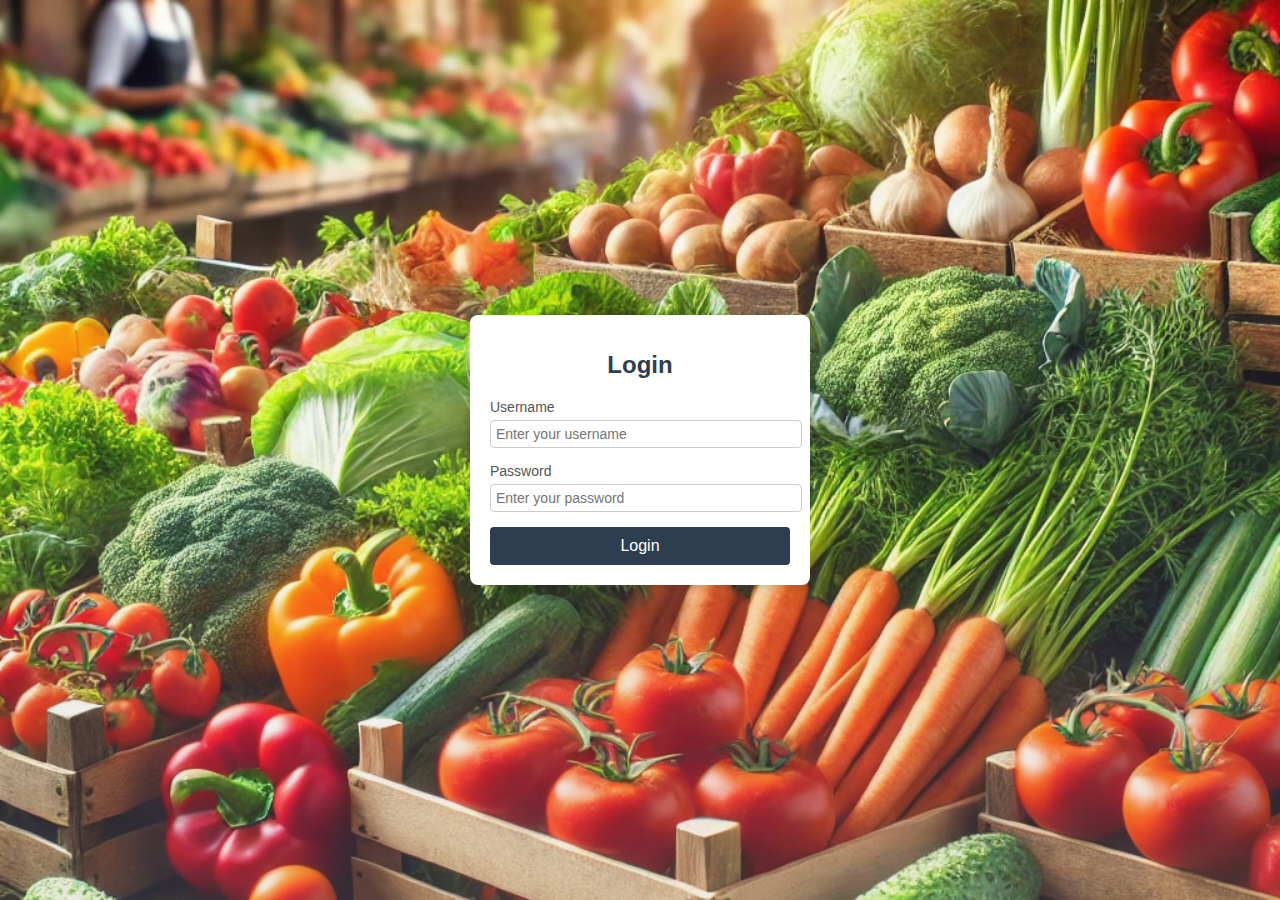
<file: index.html>
<!DOCTYPE html>
<html lang="en">
<head>
    <meta charset="UTF-8">
    <meta name="viewport" content="width=device-width, initial-scale=1.0">
    <title>Login Page</title>
    <link rel="stylesheet" href="style.css">
</head>
<body>
    <!-- Login Container -->
    <div class="login-container">
        <h1>Login</h1>  
        <form id="loginForm">
            <!-- Username Input -->
            <div class="form-group">
                <label for="username">Username</label>
                <input type="text" id="username" name="username" placeholder="Enter your username" required>
            </div>

            <!-- Password Input -->
            <div class="form-group">
                <label for="password">Password</label>
                <input type="password" id="password" name="password" placeholder="Enter your password" required>
            </div>

            <!-- Login Button -->
            <button type="submit" class="login-button">Login</button>

            <!-- Error Message -->
            <p id="errorMessage" class="error-message" style="display: none;">Invalid username or password!</p>
        </form>
    </div>

    <!-- JavaScript -->
    <script>
        const loginForm = document.getElementById('loginForm');
        const errorMessage = document.getElementById('errorMessage');

        loginForm.addEventListener('submit', function(event) {
            event.preventDefault();
            
            // Placeholder login credentials
            const username = document.getElementById('username').value;
            const password = document.getElementById('password').value;

            if (username === "user" && password === "pass123") {
                window.location.href = './home.html';
            } else {
                errorMessage.style.display = 'block';
                errorMessage.textContent = "Invalid username or password!";
            }
        });
    </script>
</body>
</html>
</file>
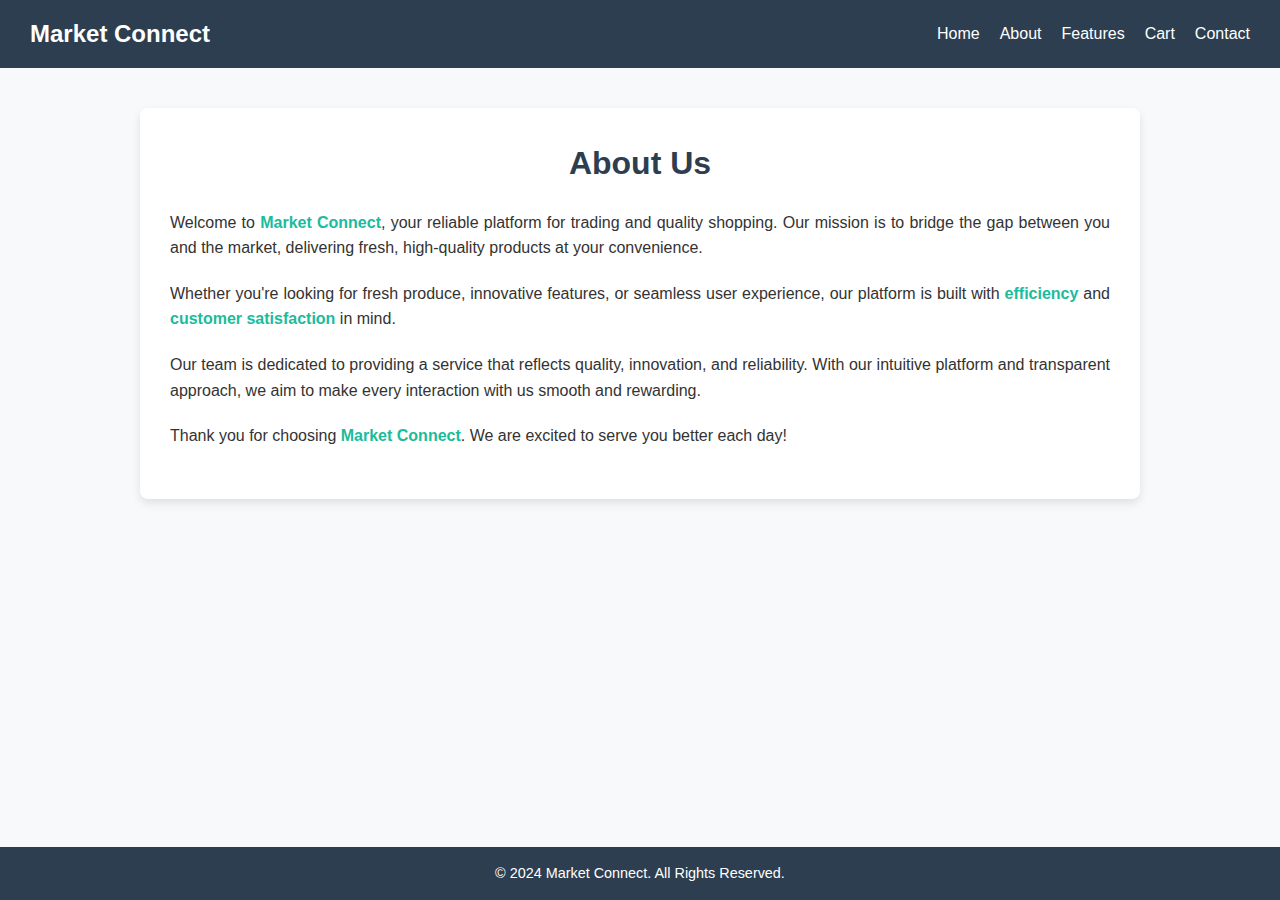
<file: about.html>
<!DOCTYPE html>
<html lang="en">
<head>
    <meta charset="UTF-8">
    <meta name="viewport" content="width=device-width, initial-scale=1.0">
    <title>About Us</title>
    <style>
        /* General Reset */
        * {
            margin: 0;
            padding: 0;
            box-sizing: border-box;
        }

        body {
            font-family: Arial, sans-serif;
            line-height: 1.6;
            background-color: #f8f9fa;
            color: #333;
        }

        /* Header */
        .header {
            display: flex;
            justify-content: space-between;
            align-items: center;
            background-color: #2c3e50;
            padding: 15px 30px;
            color: #fff;
        }

        .logo {
            font-size: 1.5rem;
            font-weight: bold;
        }

        .nav-links {
            list-style: none;
            display: flex;
            gap: 20px;
        }

        .nav-links a {
            text-decoration: none;
            color: #fff;
            font-size: 1rem;
            transition: color 0.3s;
        }

        .nav-links a:hover {
            color: #1abc9c;
        }

        /* About Section */
        .about-container {
            max-width: 1000px;
            margin: 40px auto;
            padding: 30px;
            background-color: #fff;
            border-radius: 8px;
            box-shadow: 0 4px 10px rgba(0, 0, 0, 0.1);
        }

        .about-title {
            text-align: center;
            font-size: 2rem;
            margin-bottom: 20px;
            color: #2c3e50;
            font-weight: bold;
        }

        .about-content {
            font-size: 1rem;
            text-align: justify;
            margin-bottom: 20px;
        }

        .about-highlight {
            font-weight: bold;
            color: #1abc9c;
        }

        /* Footer */
        .footer {
            text-align: center;
            padding: 15px 10px;
            background-color: #2c3e50;
            color: #fff;
            font-size: 0.9rem;
            margin-top: 20px;
            position: absolute;
            bottom: 0;
            width: 100%;
        }
    </style>
</head>
<body>

    <!-- Header -->
    <header class="header">
        <div class="logo">Market Connect</div>
        <nav>
            <ul class="nav-links">
                <li><a href="./home.html">Home</a></li>
                <li><a href="./about.html">About</a></li>
                <li><a href="./feature.html">Features</a></li>
                <li><a href="./cart.html">Cart</a></li>
                <li><a href="./contact.html">Contact</a></li>
            </ul>
        </nav>
    </header>

    <!-- About Section -->
    <div class="about-container">
        <h1 class="about-title">About Us</h1>
        <p class="about-content">
            Welcome to <span class="about-highlight">Market Connect</span>, your reliable platform for trading and quality shopping. Our mission is to bridge the gap between you and the market, delivering fresh, high-quality products at your convenience. 
        </p>
        <p class="about-content">
            Whether you're looking for fresh produce, innovative features, or seamless user experience, our platform is built with <span class="about-highlight">efficiency</span> and <span class="about-highlight">customer satisfaction</span> in mind. 
        </p>
        <p class="about-content">
            Our team is dedicated to providing a service that reflects quality, innovation, and reliability. With our intuitive platform and transparent approach, we aim to make every interaction with us smooth and rewarding.
        </p>
        <p class="about-content">
            Thank you for choosing <span class="about-highlight">Market Connect</span>. We are excited to serve you better each day!
        </p>
    </div>

    <!-- Footer -->
    <footer class="footer">
        &copy; 2024 Market Connect. All Rights Reserved.
    </footer>
</body>
</html>
</file>
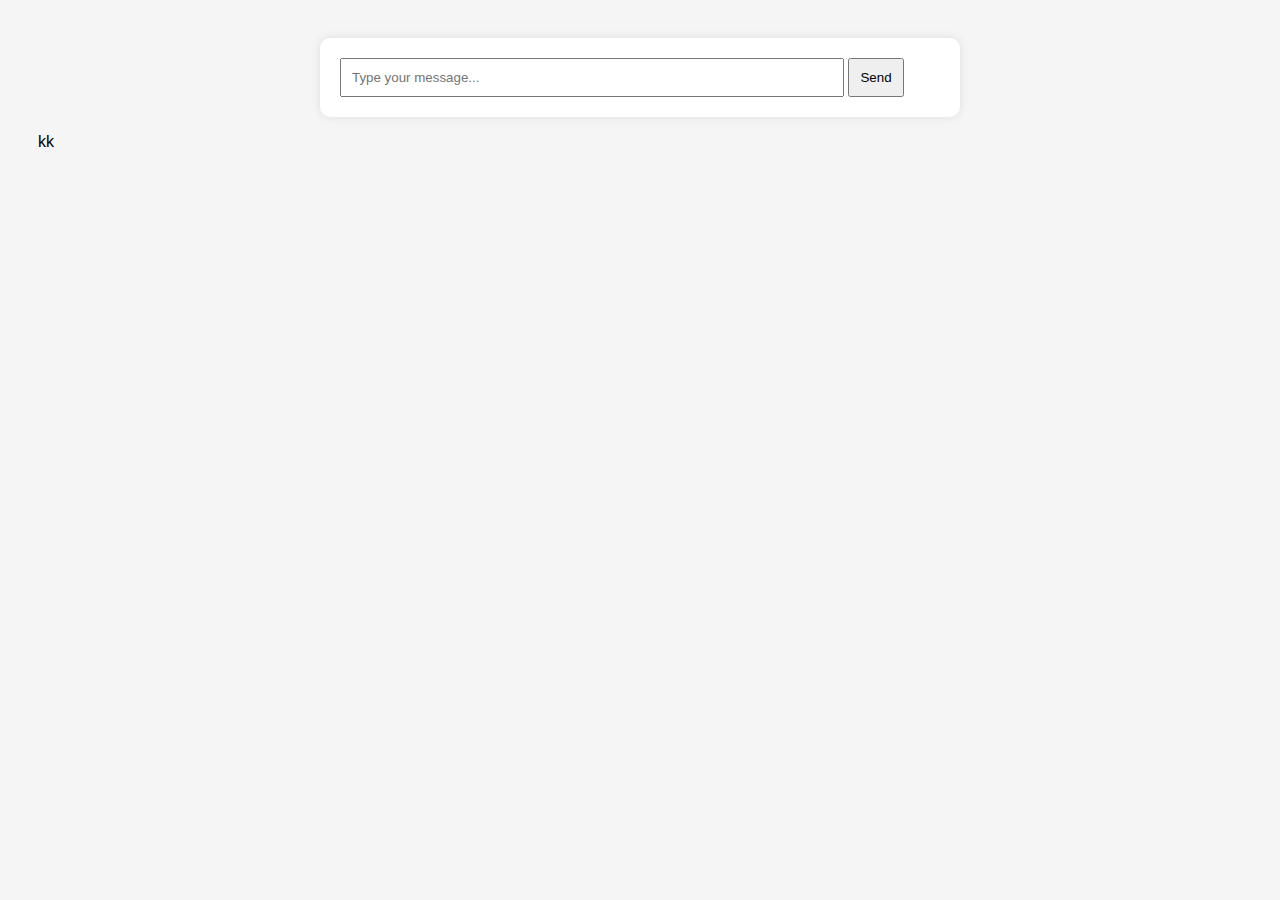
<file: bot.html>
<!DOCTYPE html>
<html lang="en">
<head>
  <meta charset="UTF-8">
  <title>Gemini Chatbot</title>
  <style>
    body {
      font-family: Arial, sans-serif;
      background: #f5f5f5;
      padding: 30px;
    }
    #chatbox {
      width: 100%;
      max-width: 600px;
      margin: 0 auto;
      background: white;
      border-radius: 10px;
      padding: 20px;
      box-shadow: 0 0 10px rgba(0,0,0,0.1);
    }
    .message {
      margin: 10px 0;
    }
    .user { text-align: right; color: blue; }
    .bot { text-align: left; color: green; }
    #user-input {
      width: 80%;
      padding: 10px;
    }
    #send-btn {
      padding: 10px;
    }
  </style>
</head>
<body>
  <div id="chatbox">
    <div id="messages"></div>
    <input type="text" id="user-input" placeholder="Type your message..." />
    <button id="send-btn">Send</button>
  </div>

  <script>
    const API_KEY = "AIzaSyAb7VTmyrwBDwHxSwFuB5sFifwI2QB9e1M";
    const URL = `https://generativelanguage.googleapis.com/v1beta/models/gemini-2.0-flash:generateContent?key=${API_KEY}`;

    const sendBtn = document.getElementById("send-btn");
    const userInput = document.getElementById("user-input");
    const messages = document.getElementById("messages");

    sendBtn.addEventListener("click", async () => {
      const userMessage = userInput.value.trim();
      if (!userMessage) return;

      // Show user message
      messages.innerHTML += `<div class="message user"><strong>You:</strong> ${userMessage}</div>`;
      userInput.value = "";

      try {
        const res = await fetch(URL, {
          method: "POST",
          headers: { "Content-Type": "application/json" },
          body: JSON.stringify({
            contents: [
              {
                parts: [{ text: userMessage }]
              }
            ]
          })
        });

        const data = await res.json();
        const botMessage = data.candidates?.[0]?.content?.parts?.[0]?.text || "Sorry, I couldn't understand.";

        // Show bot message
        messages.innerHTML += `<div class="message bot"><strong>Gemini:</strong> ${botMessage}</div>`;
      } catch (error) {
        messages.innerHTML += `<div class="message bot"><strong>Gemini:</strong> Error occurred!</div>`;
        console.error(error);
      }
    });
  </script>
</body>
</html>
<p>kk</p>
</file>
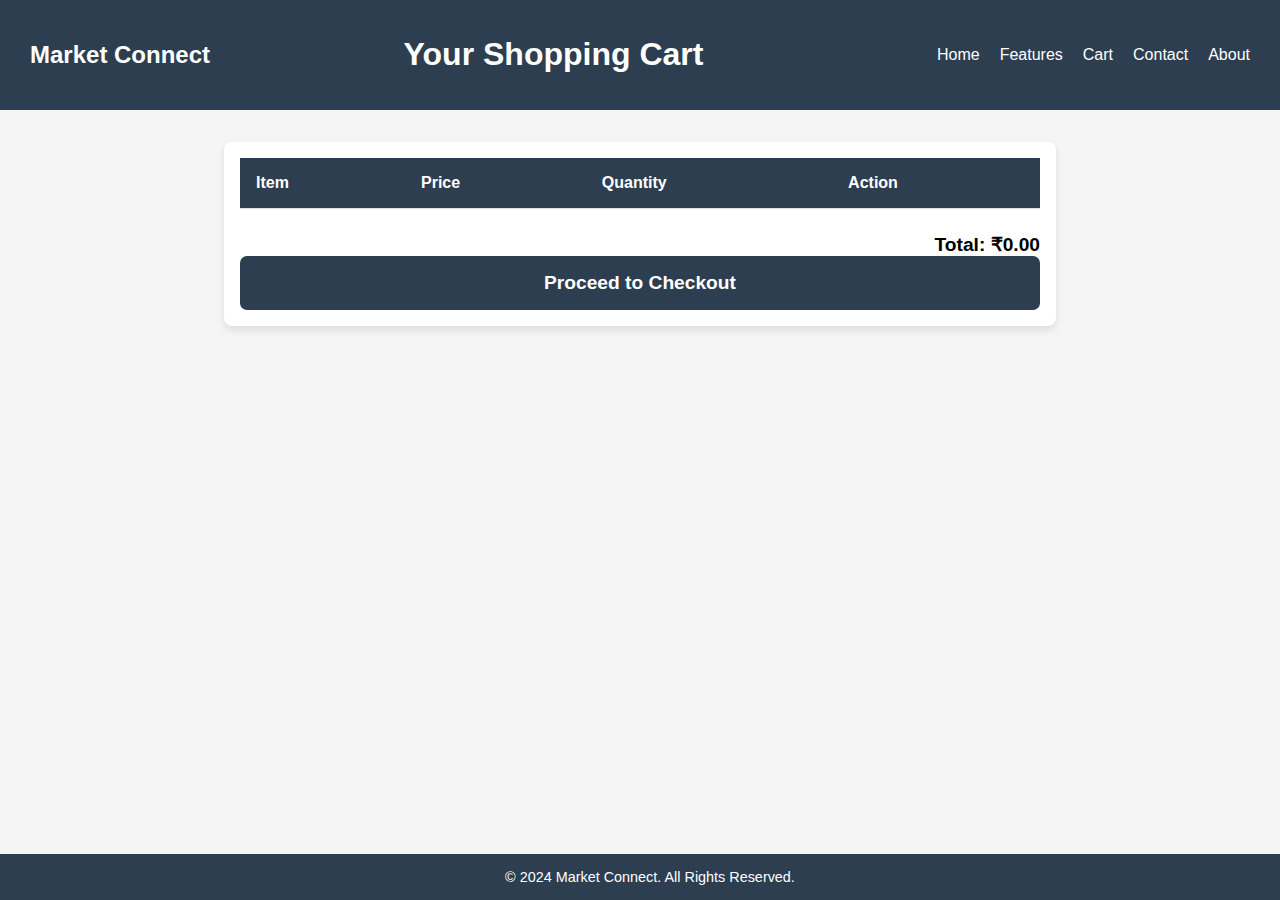
<file: cart.html>
<!DOCTYPE html>
<html lang="en">
<head>
  <meta charset="UTF-8">
  <meta name="viewport" content="width=device-width, initial-scale=1.0">
  <title>Shopping Cart</title>
  <style>
    body {
      font-family: Arial, sans-serif;
      margin: 0;
      padding: 0;
      background-color: #f5f5f5;
    }
    header {
      background-color: #2c3e50;
      color: white;
      text-align: center;
      padding: 1rem;
    }
    
    .header {
            display: flex;
            justify-content: space-between;
            align-items: center;
            background-color: #2c3e50;
            padding: 15px 30px;
            color: #fff;
        }


        .logo {
            font-size: 1.5rem;
            font-weight: bold;
        }

        .nav-links {
            list-style: none;
            display: flex;
            gap: 20px;
        }

        .nav-links a {
            text-decoration: none;
            color: #fff;
            font-size: 1rem;
            transition: color 0.3s;
        }

        .nav-links a:hover {
            color: #1abc9c;
        }
    .container {
      margin: 2rem auto;
      padding: 1rem;
      max-width: 800px;
      background-color: white;
      border-radius: 8px;
      box-shadow: 0 4px 8px rgba(0, 0, 0, 0.1);
    }
    table {
      width: 100%;
      border-collapse: collapse;
      margin-bottom: 1.5rem;
    }
    th, td {
      text-align: left;
      padding: 1rem;
      border-bottom: 1px solid #ddd;
    }
    th {
      background-color: #2c3e50;
      color: white;
    }
    .total {
      font-size: 1.2rem;
      font-weight: bold;
      text-align: right;
    }
    .checkout-button {
      display: block;
      width: 96%;
      background-color: #2c3e50;
      color: white;
      border: none;
      padding: 1rem;
      font-size: 1.2rem;
      font-weight: bold;
      border-radius: 7px;
      cursor: pointer;
      text-align: center;
      text-decoration: none;
    }
    .checkout-button:hover {
      background-color: #1abc9c;
    }
    .remove-btn {
      background-color: #dc3545;
      color: white;
      border: none;
      padding: 0.5rem 1rem;
      border-radius: 5px;
      cursor: pointer;
    }
    .remove-btn:hover {
      background-color: #c82333;
    }
    .footer {
            text-align: center;
            padding: 15px 10px;
            background-color: #2c3e50;
            color: #fff;
            font-size: 0.9rem;
            margin-top: 20px;
            position: absolute;
            bottom: 0;
            width: 100%;
        }
  </style>
</head>
<body><header class="header">
  <div class="logo">Market Connect</div>
    <h1>Your Shopping Cart</h1>
    <!-- <p>Review your items before checkout</p> -->
      
      <nav>
          <ul class="nav-links">
              <li><a href="./home.html">Home</a></li>
              <li><a href="./feature.html">Features</a></li>
              <li><a href="./cart.html">Cart</a></li>
              <li><a href="./contact.html">Contact</a></li>
              <li><a href="./about.html">About</a></li>

          </ul>
      </nav>
  </header>
  <div class="container">
    <table>
      <thead>
        <tr>
          <th>Item</th>
          <th>Price</th>
          <th>Quantity</th>
          <th>Action</th>
        </tr>
      </thead>
      <tbody id="cart-items">
        <!-- Cart items will be populated dynamically -->
      </tbody>
    </table>
    <div class="total" id="cart-total">
      Total: ₹0
    </div>
    <a href="./payment.html" class="checkout-button">Proceed to Checkout</a>
  </div>
  <footer class="footer">
    &copy; 2024 Market Connect. All Rights Reserved.
  </footer>
  <script>
    document.addEventListener("DOMContentLoaded", () => {
      const cartItemsContainer = document.getElementById("cart-items");
      const cartTotalElement = document.getElementById("cart-total");

      // Retrieve cart data from localStorage
      let cart = JSON.parse(localStorage.getItem("cart")) || [];

      // Function to render cart items
      function renderCart() {
        cartItemsContainer.innerHTML = ""; // Clear previous content
        let total = 0;

        cart.forEach((product, index) => {
          total += parseFloat(product.price.replace("₹", "")) * (product.quantity || 1);
          const row = document.createElement("tr");

          row.innerHTML = `
            <td>${product.name}</td>
            <td>${product.price}</td>
            <td>${product.quantity || 1} kg</td>
            <td>
              <button class="remove-btn" data-index="${index}">Remove</button>
            </td>
          `;

          cartItemsContainer.appendChild(row);
        });

        cartTotalElement.textContent = `Total: ₹${total.toFixed(2)}`;
      }

      // Event listener for "Remove" buttons
      cartItemsContainer.addEventListener("click", (event) => {
        if (event.target.classList.contains("remove-btn")) {
          const index = event.target.getAttribute("data-index");
          cart.splice(index, 1); // Remove item from cart array
          localStorage.setItem("cart", JSON.stringify(cart)); // Update localStorage
          renderCart(); // Re-render cart
        }
      });

      // Initial render
      renderCart();
    });
  </script>
</body>
</html>
</file>
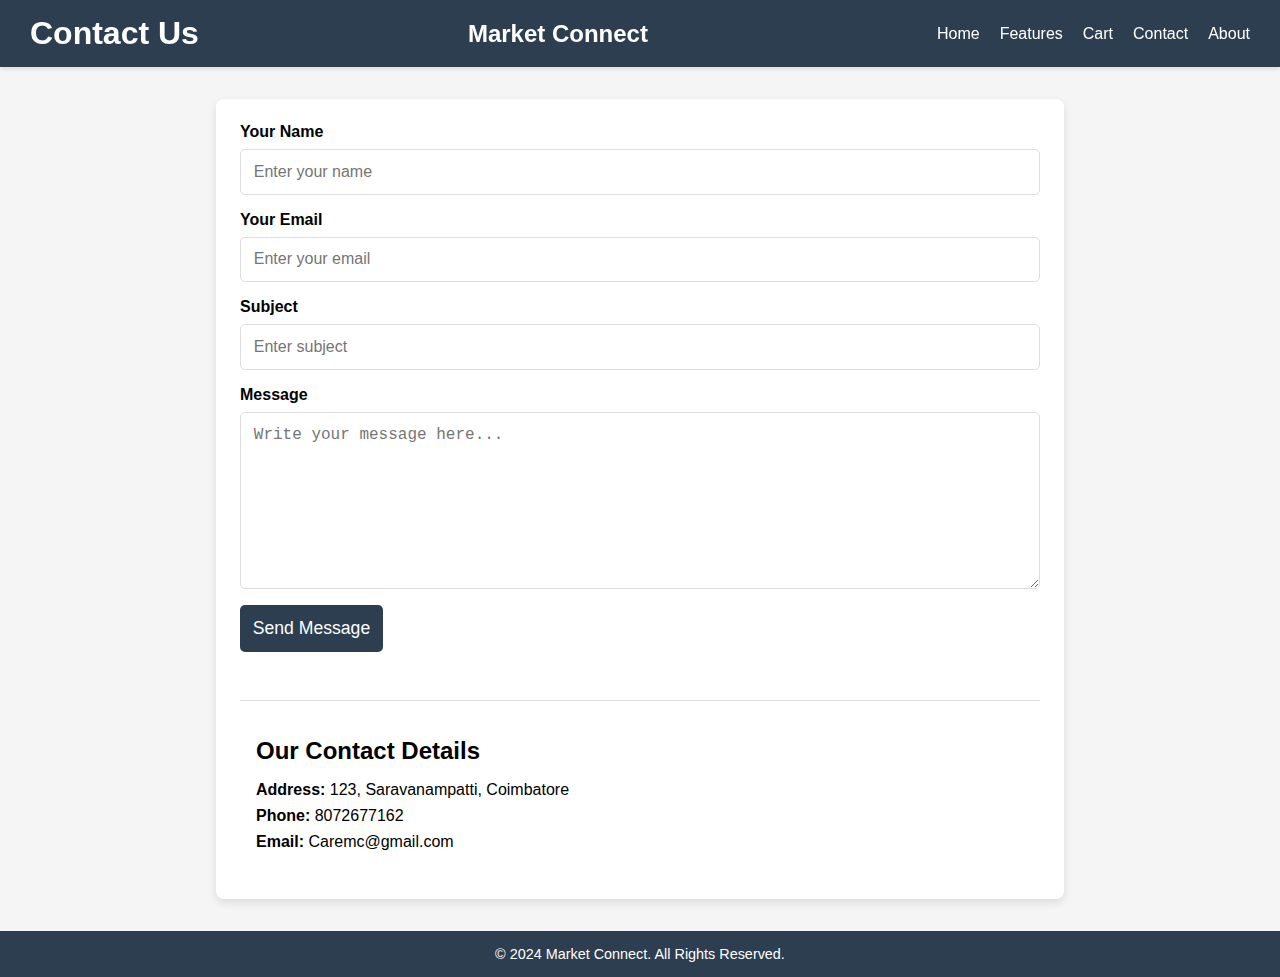
<file: contact.html>
<!DOCTYPE html>
<html lang="en">
<head>
  <meta charset="UTF-8">
  <meta name="viewport" content="width=device-width, initial-scale=1.0">
  <title>Contact Us</title>
  <style>
    body {
      font-family: Arial, sans-serif;
      margin: 0;
      padding: 0;
      background-color: #f5f5f5;
    }
    header {
      background-color: #2c3e50;;
      color: white;
      text-align: center;
      padding: 1.5rem;
    }
    header h1 {
      margin: 0;
    }
    .container {
      max-width: 800px;
      margin: 2rem auto;
      padding: 1.5rem;
      background-color: white;
      border-radius: 8px;
      box-shadow: 0 4px 8px rgba(0, 0, 0, 0.1);
    }
    form {
      display: flex;
      flex-direction: column;
    }
    label {
      margin-bottom: 0.5rem;
      font-weight: bold;
    }
    input, textarea, button {
      padding: 0.8rem;
      margin-bottom: 1rem;
      border: 1px solid #ddd;
      border-radius: 5px;
      font-size: 1rem;
    }
    input:focus, textarea:focus {
      border-color: #2c3e50;;
      outline: none;
    }
    textarea {
      resize: vertical;
      height: 150px;
    }
    button {
      background-color: #2c3e50;;
      color: white;
      border: none;
      cursor: pointer;
      font-size: 1.1rem;
    }
    button:hover {
      background-color: #2c3e50;;
    }
    .contact-details {
      margin-top: 2rem;
      padding: 1rem;
      border-top: 1px solid #ddd;
    }
    .contact-details h2 {
      margin-bottom: 1rem;
    }
    .contact-details p {
      margin: 0.5rem 0;
    }
    /* Header Section Styles */
.header {
    display: flex;
    justify-content: space-between; /* Aligns logo to left, nav to right */
    align-items: center; /* Vertically centers items */
    background-color: #2c3e50; /* Dark background */
    color: #fff; /* White text color */
    padding: 15px 30px; /* Top/bottom and left/right padding */
    box-shadow: 0 2px 4px rgba(0, 0, 0, 0.1); /* Subtle shadow for depth */
    position: sticky;
    top: 0; /* Keeps the header fixed at the top */
    z-index: 1000; /* Ensures it stays on top of other elements */
}

.logo {
    font-size: 1.5rem; /* Logo text size */
    font-weight: bold; /* Bold text */
    color: #1abc9c; /* A contrasting color for the logo */
    text-decoration: none; /* Removes underline */
    cursor: pointer;
    color: white;
}

.nav-links {
    list-style: none; /* Removes bullets */
    display: flex; /* Aligns links horizontally */
    margin: 0;
    padding: 0;
}

.nav-links li {
    margin-left: 20px; /* Adds spacing between links */
}

.nav-links a {
    color: #fff; /* White text */
    text-decoration: none; /* No underline */
    font-size: 1rem; /* Regular size text */
    transition: color 0.3s ease; /* Smooth color transition on hover */
}

.nav-links a:hover {
    color: #1abc9c; /* Light green hover effect */
    text-decoration: underline; /* Optional underline on hover */
}
.footer {
      text-align: center;
      padding: 15px 10px;
      background-color: #2c3e50;
      color: #fff;
      font-size: 0.9rem;
      margin-top: 20px;
    }
  </style>
</head>
<body>
  <header class="header">
    <h1>Contact Us</h1>
            <div class="logo">Market Connect</div>
            <nav>
                <ul class="nav-links">
                    <li><a href="./home.html">Home</a></li>
                    <li><a href="./feature.html">Features</a></li>
                    <li><a href="./cart.html">Cart</a></li>
                    <li><a href="./contact.html">Contact</a></li>
                    <li><a href="./about.html">About</a></li>

                </ul>
            </nav>
  </header>
  <div class="container">
    <form action="#" method="post">
      <label for="name">Your Name</label>
      <input type="text" id="name" name="name" placeholder="Enter your name" required>
      
      <label for="email">Your Email</label>
      <input type="email" id="email" name="email" placeholder="Enter your email" required>
      
      <label for="subject">Subject</label>
      <input type="text" id="subject" name="subject" placeholder="Enter subject" required>
      
      <label for="message">Message</label>
      <textarea id="message" name="message" placeholder="Write your message here..." required></textarea>
      
      <a href="mailto:jayavignesh22003@gmail.com?subject=Hello&body=Write%20your%20message%20here">
        <button type="button">Send Message</button>
    </a>
    </form>
    <div class="contact-details">
      <h2>Our Contact Details</h2>
      <p><strong>Address:</strong> 123, Saravanampatti, Coimbatore</p>
      <p><strong>Phone:</strong> 8072677162</p>
      <p><strong>Email:</strong> Caremc@gmail.com</p>
    </div>
  </div>
  <footer class="footer">
    &copy; 2024 Market Connect. All Rights Reserved.
  </footer>
</body>
</html>
</file>
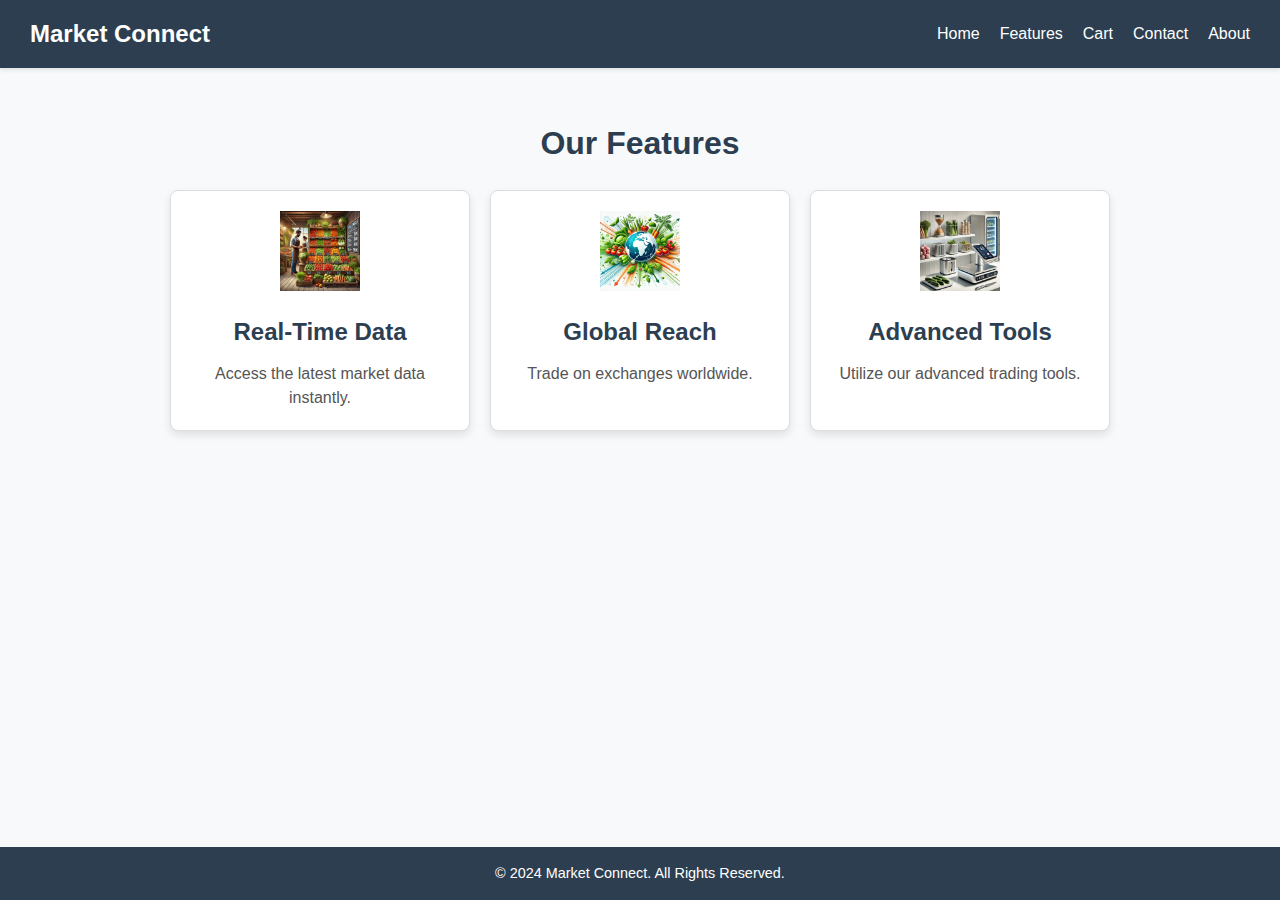
<file: feature.html>
<!DOCTYPE html>
<html lang="en">
<head>
    <meta charset="UTF-8">
    <meta name="viewport" content="width=device-width, initial-scale=1.0">
    <title>Features</title>

</head>
<body>
    <style>
/* General Reset */
* {
    margin: 0;
    padding: 0;
    box-sizing: border-box;
}

body {
    font-family: Arial, sans-serif; /* Matches About Us page font */
    line-height: 1.6; /* Matches About Us page line height */
    background-color: #f8f9fa;
    color: #333;
}

/* Features Section Styling */
.features {
    text-align: center;
    padding: 50px 20px;
    background-color: #f8f9fa;
    color: #333;
}

/* Section Title */
.features h2 {
    font-size: 2rem;
    margin-bottom: 20px;
    color: #2c3e50;
    font-weight: bold;
}

/* Grid Layout */
.features-grid {
    display: flex;
    flex-wrap: wrap;
    gap: 20px;
    justify-content: center;
    max-width: 1200px;
    margin: 0 auto;
}

/* Feature Card */
.feature-card {
    background-color: #fff;
    border: 1px solid #ddd;
    border-radius: 8px;
    box-shadow: 0 4px 8px rgba(0, 0, 0, 0.1);
    text-decoration: none;
    color: inherit;
    width: 300px;
    text-align: center;
    padding: 20px;
    transition: transform 0.3s ease, box-shadow 0.3s ease;
}

/* Hover Effect */
.feature-card:hover {
    transform: translateY(-10px);
    box-shadow: 0 6px 12px rgba(0, 0, 0, 0.2);
}

/* Image Styling */
.feature-card img {
    max-width: 80px;
    height: auto;
    margin-bottom: 15px;
}

/* Feature Title */
.feature-card h3 {
    font-size: 1.5rem;
    margin-bottom: 10px;
    color: #2c3e50;
}

/* Feature Description */
.feature-card p {
    font-size: 1rem;
    line-height: 1.5;
    color: #555;
}

.header {
    display: flex;
    justify-content: space-between;
    align-items: center;
    background-color: #2c3e50;
    color: #fff;
    padding: 15px 30px;
    box-shadow: 0 2px 4px rgba(0, 0, 0, 0.1);
    position: sticky;
    top: 0;
    z-index: 1000;
}

.logo {
    font-size: 1.5rem;
    font-weight: bold;
    color: #1abc9c;
    text-decoration: none;
    cursor: pointer;
    color: white;
}

.nav-links {
    list-style: none;
    display: flex;
    margin: 0;
    padding: 0;
}

.nav-links li {
    margin-left: 20px;
}

.nav-links a {
    color: #fff;
    text-decoration: none;
    font-size: 1rem;
    transition: color 0.3s ease;
}

.nav-links a:hover {
    color: #1abc9c;
    text-decoration: underline;
}
.footer {
            text-align: center;
            padding: 15px 10px;
            background-color: #2c3e50;
            color: #fff;
            font-size: 0.9rem;
            margin-top: 20px;
            position: absolute;
            bottom: 0;
            width: 100%;
        }

</style>
<header class="header">
    <div class="logo">Market Connect</div>
    <nav>
        <ul class="nav-links">
            <li><a href="./home.html">Home</a></li>
            <li><a href="./feature.html">Features</a></li>
            <li><a href="./cart.html">Cart</a></li>
            <li><a href="./contact.html">Contact</a></li>
            <li><a href="./about.html">About</a></li>

        </ul>
    </nav>
</header>

</html><section id="features" class="features">
    <h2>Our Features</h2>
    <div class="features-grid">
        <a href="#" class="feature-card">
            <img src="./real.png" alt="Feature 1">
            <h3>Real-Time Data</h3>
            <p>Access the latest market data instantly.</p>
        </a>
        <a href="#" class="feature-card">
            <img src="./global.png" alt="Feature 2">
            <h3>Global Reach</h3>
            <p>Trade on exchanges worldwide.</p>
        </a>
        <a href="#" class="feature-card">
            <img src="./adv.png" alt="Feature 3">
            <h3>Advanced Tools</h3>
            <p>Utilize our advanced trading tools.</p>
        </a>
    </div>
</section>
<footer class="footer">
    &copy; 2024 Market Connect. All Rights Reserved.
  </footer>
</body>
</file>
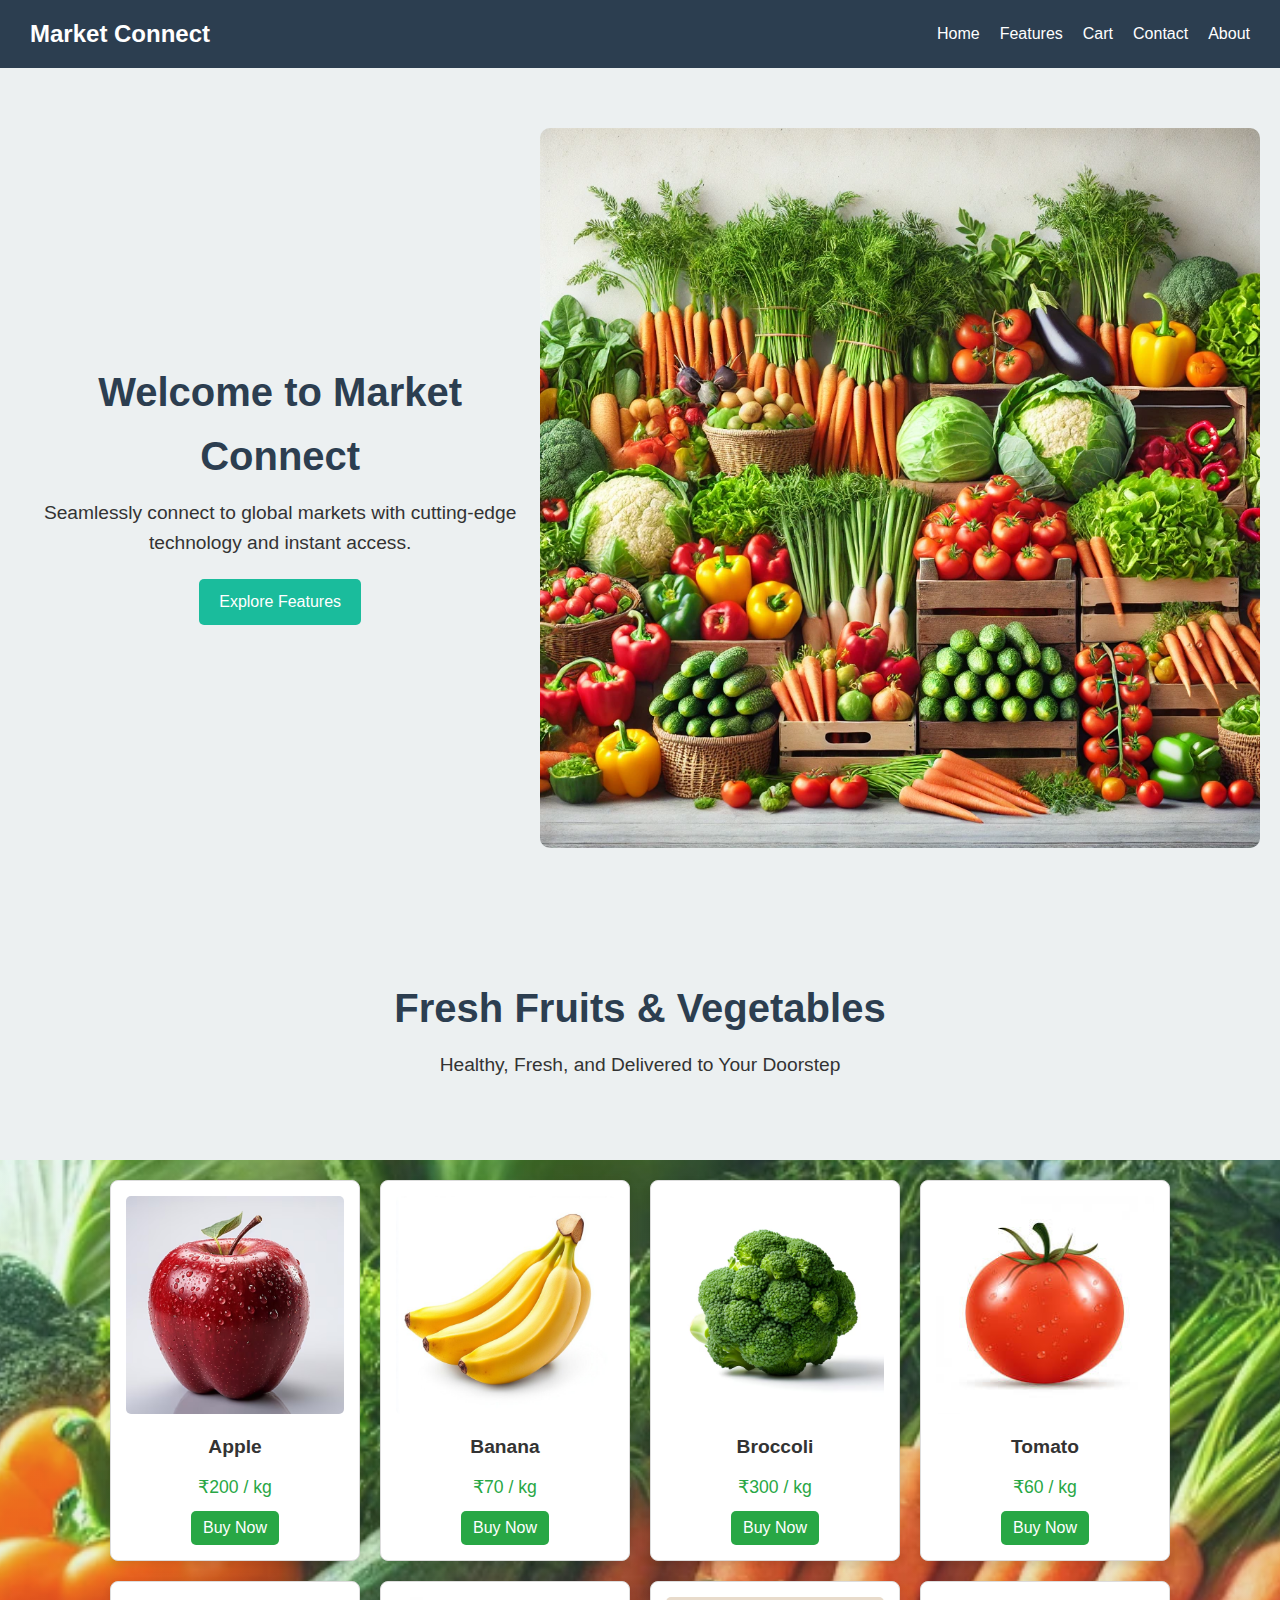
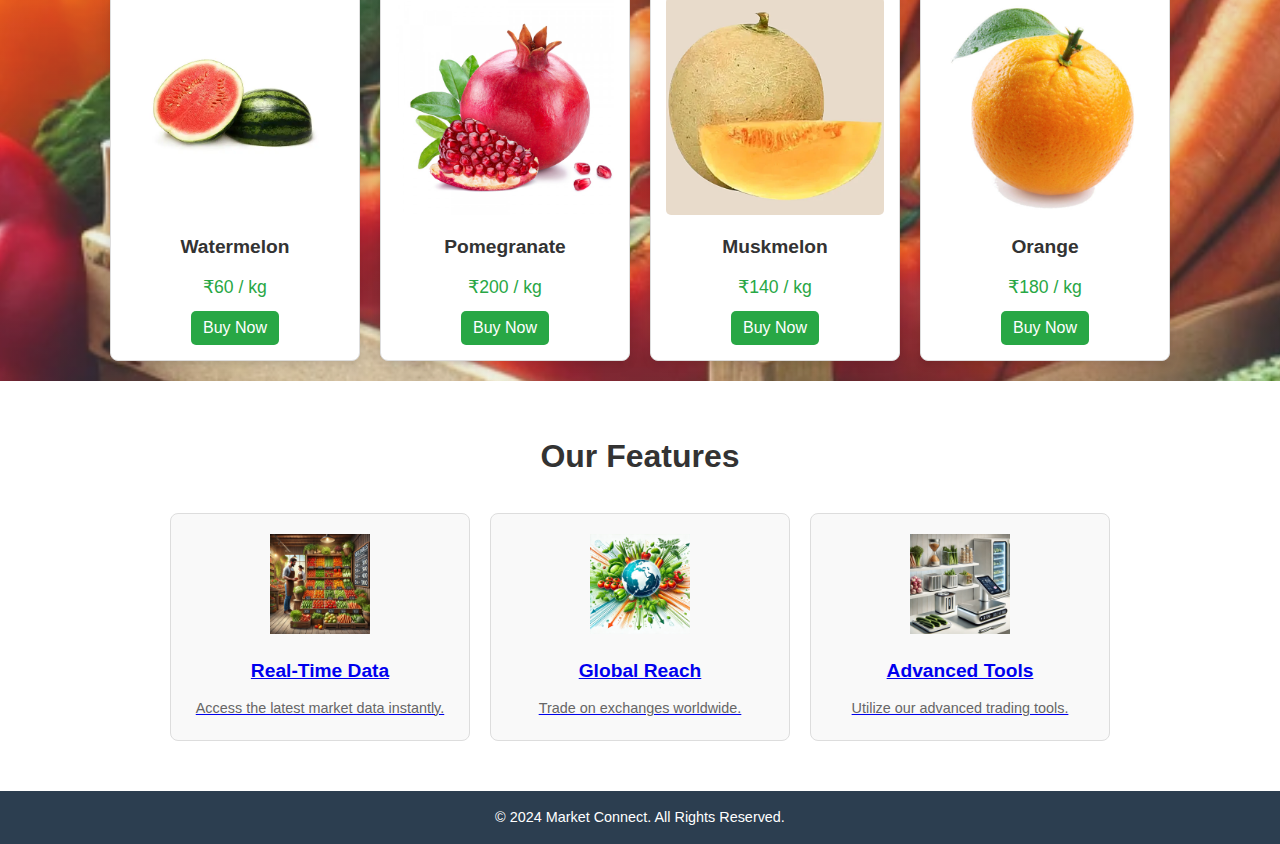
<file: home.html>
<!DOCTYPE html>
<html lang="en">
<head>
    <meta charset="UTF-8">
    <meta name="viewport" content="width=device-width, initial-scale=1.0">
    <title>Market Connect</title>
    <link rel="stylesheet" href="homestyle.css">
</head>
<body>
    <header class="header">
        <div class="logo">Market Connect</div>
        <nav>
            <ul class="nav-links">
                <li><a href="./home.html">Home</a></li>
                <li><a href="./feature.html">Features</a></li>
                <li><a href="./cart.html">Cart</a></li>
                <li><a href="./contact.html">Contact</a></li>
                <li><a href="./about.html">About</a></li>

            </ul>
        </nav>
    </header>

    <main>



    <!-- Hero Section -->
    <section class="hero">
        <div class="hero-content">
            <h1>Welcome to Market Connect</h1>
            <p>Seamlessly connect to global markets with cutting-edge technology and instant access.</p>
            <a href="#features" class="cta-button">Explore Features</a>
        </div>
        <div class="hero-image">
            <img src="./home.png" alt="Market Access Hero">
        </div>
    </section>
        <section class="hero">
            <div class="hero-content">
                <h1>Fresh Fruits & Vegetables</h1>
                <p>Healthy, Fresh, and Delivered to Your Doorstep</p>
            </div>
        </section>
        <div class="container">
            <div class="product-card">
                <img src="./apple1.avif" alt="Apple">
                <div class="product-name">Apple</div>
                <div class="product-price">₹200 / kg</div>
                <button class="buy-button">Buy Now</button>
            </div>
            <div class="product-card">
                <img src="./banana1.jpg" alt="Banana">
                <div class="product-name">Banana</div>
                <div class="product-price">₹70 / kg</div>
                <button class="buy-button">Buy Now</button>
            </div>
            <div class="product-card">
                <img src="./broccoli1.avif" alt="Broccoli">
                <div class="product-name">Broccoli</div>
                <div class="product-price">₹300 / kg</div>
                <button class="buy-button">Buy Now</button>
            </div>
            <div class="product-card">
                <img src="./tomato.jpeg" alt="Tomato">
                <div class="product-name">Tomato</div>
                <div class="product-price">₹60 / kg</div>
                <button class="buy-button">Buy Now</button>
            </div>
            <div class="product-card">
                <img src="./water.jpg" alt="Watermelon">
                <div class="product-name">Watermelon</div>
                <div class="product-price">₹60 / kg</div>
                <button class="buy-button">Buy Now</button>
            </div>
            <div class="product-card">
                <img src="./pome.jpg" alt="Pomegranate">
                <div class="product-name">Pomegranate</div>
                <div class="product-price">₹200 / kg</div>
                <button class="buy-button">Buy Now</button>
            </div>
            <div class="product-card">
                <img src="./musk.jpg" alt="Tomato">
                <div class="product-name">Muskmelon</div>
                <div class="product-price">₹140 / kg</div>
                <button class="buy-button">Buy Now</button>
            </div>
            <div class="product-card">
                <img src="./orange.jpg" alt="Tomato">
                <div class="product-name">Orange</div>
                <div class="product-price">₹180 / kg</div>
                <button class="buy-button">Buy Now</button>
            </div>
        </div>
    </main>
 <!-- Features Section -->
 <section id="features" class="features">
    <h2>Our Features</h2>
    <div class="features-grid">
        <a href="#" class="feature-card">
            <img src="./real.png" alt="Feature 1">
            <h3>Real-Time Data</h3>
            <p>Access the latest market data instantly.</p>
        </a>
        <a href="#" class="feature-card">
            <img src="./global.png" alt="Feature 2">
            <h3>Global Reach</h3>
            <p>Trade on exchanges worldwide.</p>
        </a>
        <a href="#" class="feature-card">
            <img src="./adv.png" alt="Feature 3">
            <h3>Advanced Tools</h3>
            <p>Utilize our advanced trading tools.</p>
        </a>
    </div>
</section>
    <footer class="footer">
        <p>&copy; 2024 Market Connect. All Rights Reserved.</p>
    </footer>

    <script src="script.js"></script>
</body>
</html>
</file>
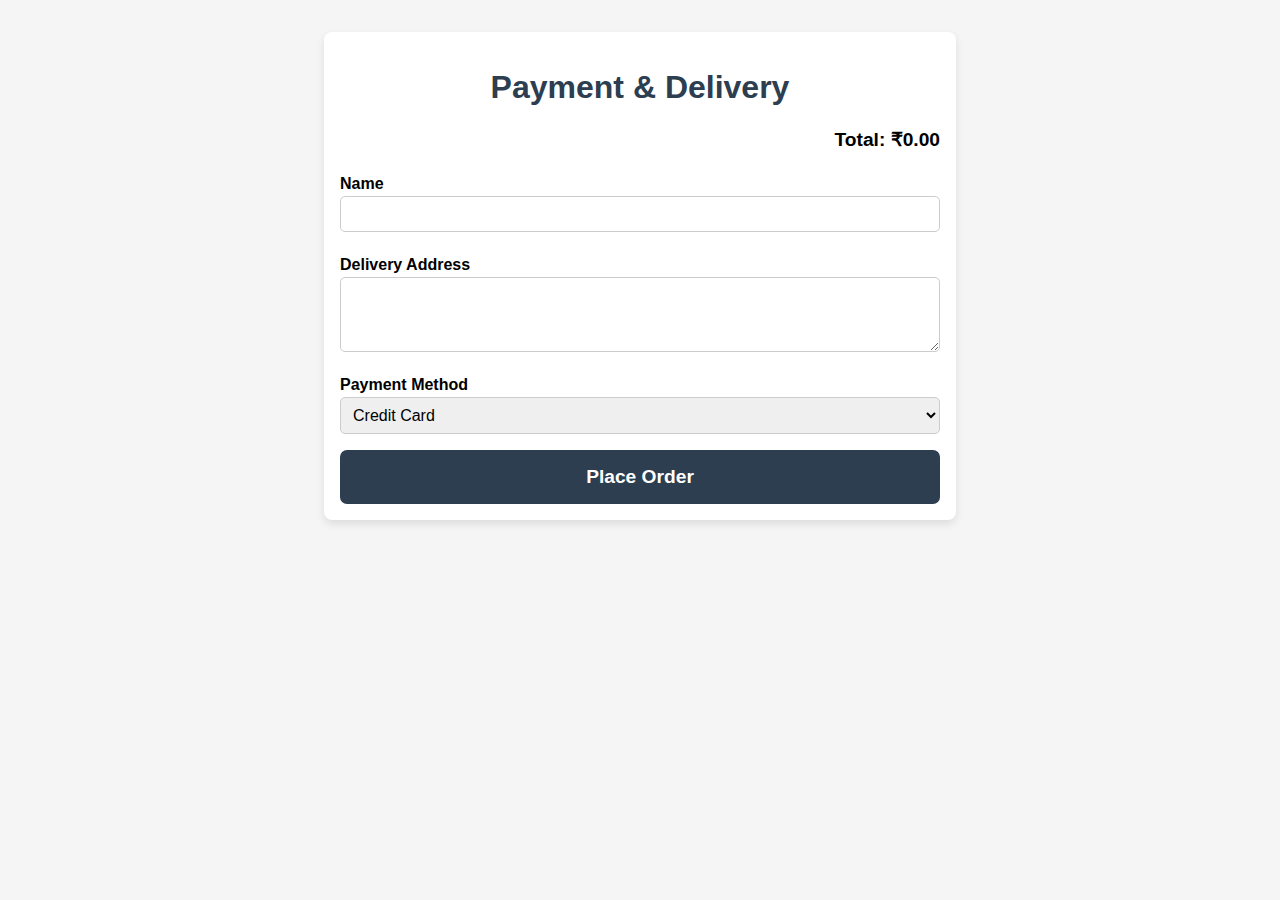
<file: payment.html>
<!DOCTYPE html>
<html lang="en">
<head>
  <meta charset="UTF-8">
  <meta name="viewport" content="width=device-width, initial-scale=1.0">
  <title>Checkout</title>
  <style>
    body {
      font-family: Arial, sans-serif;
      margin: 0;
      padding: 0;
      background-color: #f5f5f5;
    }
    .container {
      margin: 2rem auto;
      padding: 1rem;
      max-width: 600px;
      background-color: white;
      border-radius: 8px;
      box-shadow: 0 4px 8px rgba(0, 0, 0, 0.1);
    }
    h1 {
      text-align: center;
      color: #2c3e50;
    }
    form {
      display: flex;
      flex-direction: column;
    }
    label {
      margin: 0.5rem 0 0.2rem;
      font-weight: bold;
    }
    input, textarea, select {
      padding: 0.5rem;
      margin-bottom: 1rem;
      border: 1px solid #ccc;
      border-radius: 5px;
      font-size: 1rem;
    }
    .button {
      background-color: #2c3e50;
      color: white;
      border: none;
      padding: 1rem;
      font-size: 1.2rem;
      font-weight: bold;
      border-radius: 7px;
      cursor: pointer;
      text-align: center;
    }
    .button:hover {
      background-color: #1abc9c;
    }
    .total {
      font-size: 1.2rem;
      font-weight: bold;
      text-align: right;
      margin-bottom: 1rem;
    }
  </style>
</head>
<body>
  <div class="container">
    <h1>Payment & Delivery</h1>
    <div class="total" id="checkout-total">Total: ₹0</div>
    <form id="checkout-form">
      <label for="name">Name</label>
      <input type="text" id="name" name="name" required>

      <label for="address">Delivery Address</label>
      <textarea id="address" name="address" rows="3" required></textarea>

      <label for="payment-method">Payment Method</label>
      <select id="payment-method" name="payment-method" required>
        <option value="credit-card">Credit Card</option>
        <option value="debit-card">Debit Card</option>
        <option value="upi">UPI</option>
        <option value="cash-on-delivery">Cash on Delivery</option>
      </select>

      <button type="submit" class="button">Place Order</button>
    </form>
  </div>
  <script>
    document.addEventListener("DOMContentLoaded", () => {
      const checkoutTotalElement = document.getElementById("checkout-total");
      const form = document.getElementById("checkout-form");

      // Retrieve cart total from localStorage
      const cart = JSON.parse(localStorage.getItem("cart")) || [];
      const total = cart.reduce((sum, item) => sum + parseFloat(item.price.replace("₹", "")) * (item.quantity || 1), 0);

      checkoutTotalElement.textContent = `Total: ₹${total.toFixed(2)}`;

      // Handle form submission
      form.addEventListener("submit", (event) => {
        event.preventDefault();
        const name = document.getElementById("name").value;
        const address = document.getElementById("address").value;
        const paymentMethod = document.getElementById("payment-method").value;

        alert(`Order placed successfully!\nName: ${name}\nAddress: ${address}\nPayment Method: ${paymentMethod}`);
        
        // Clear cart and redirect to home page
        localStorage.removeItem("cart");
        window.location.href = "./home.html";
      });
    });
  </script>
</body>
</html>
</file>
<file: style.css>
/* styles.css */
body {
    font-family: Arial, sans-serif;
    margin: 0;
    padding: 0;
    display: flex;
    justify-content: center;
    align-items: center;
    height: 100vh;
    background: linear-gradient(rgba(0, 255, 213, 0), rgba(189, 170, 170, 0.203)), 
        url('./bnk.webp') 
        no-repeat center center/cover;
}


.login-container {
    background-color: #ffffff;
    padding: 20px;
    border-radius: 8px;
    box-shadow: 0 4px 6px rgba(0, 0, 0, 0.1);
    width: 300px;
    text-align: center;
    z-index: 2;
}

h1 {
    margin-bottom: 20px;
    font-size: 24px;
    color: #2c3e50;;
}

.form-group {
    margin-bottom: 15px;
    text-align: left;
}

label {
    display: block;
    margin-bottom: 5px;
    font-size: 14px;
    color: #555;
}

input {
    width: 100%;
    padding: 5px;
    border: 1px solid #ccc;
    border-radius: 4px;
    font-size: 14px;
}

.login-button {
    width: 100%;
    padding: 10px;
    background-color: #2c3e50;;
    border: none;
    border-radius: 4px;
    color: #fff;
    font-size: 16px;
    cursor: pointer;
}

.login-button:hover {
    background-color: rgb(0, 166, 255);
}

.error-message {
    color: red;
    font-size: 12px;
    margin-top: 10px;
    display: none;
}
.buy-button{
    color: green;
}
</file>
<file: homestyle.css>
/* General Reset */
* {
    margin: 0;
    padding: 0;
    box-sizing: border-box;
}

body {
    font-family: 'Arial', sans-serif;
    background: linear-gradient(rgba(0, 255, 213, 0.1), rgba(189, 170, 170, 0.2)),
        url('./bnk.webp') no-repeat center center/cover;
    color: #333;
    line-height: 1.6;
}

/* Header */
.header {
    display: flex;
    justify-content: space-between;
    align-items: center;
    background-color: #2c3e50;
    color: white;
    padding: 15px 30px;
}

.logo {
    font-size: 1.5rem;
    font-weight: bold;
}

.nav-links {
    list-style: none;
    display: flex;
    gap: 20px;
}

.nav-links a {
    text-decoration: none;
    color: #fff;
    font-size: 1rem;
    transition: color 0.3s;
}

.nav-links a:hover {
    color: #1abc9c;
}

/* Hero Section */
.hero {
    display: flex;
    justify-content: center;
    align-items: center;
    padding: 60px 20px;
    background-color: #ecf0f1;
    text-align: center;
}

.hero-content h1 {
    font-size: 2.5rem;
    margin-bottom: 10px;
    color: #2c3e50;
}

.hero-content p {
    font-size: 1.2rem;
    margin-bottom: 20px;
}

.cta-button {
    display: inline-block;
    background-color: #1abc9c;
    color: white;
    padding: 10px 20px;
    border-radius: 5px;
    text-decoration: none;
    font-size: 1rem;
    transition: background-color 0.3s;
}

.cta-button:hover {
    background-color: #16a085;
}

.hero-image img {
    max-width: 100%;
    height: auto;
    border-radius: 10px;
}

/* Product Section */
header {
    background-color: #28a745;
    color: white;
    text-align: center;
    padding: 1rem;
}

.container {
    display: flex;
    flex-wrap: wrap;
    justify-content: center;
    gap: 20px;
    padding: 20px;
}

.product-card {
    background-color: white;
    border: 1px solid #ddd;
    border-radius: 8px;
    box-shadow: 0 4px 8px rgba(0, 0, 0, 0.1);
    text-align: center;
    padding: 15px;
    width: 250px;
}

.product-card img {
    width: 100%;
    border-radius: 5px;
}

.product-name {
    font-size: 1.2rem;
    font-weight: bold;
    margin: 10px 0;
}

.product-price {
    font-size: 1.1rem;
    color: #28a745;
    margin-bottom: 10px;
}

.buy-button {
    background-color: #28a745;
    color: white;
    border: none;
    padding: 8px 12px;
    border-radius: 5px;
    cursor: pointer;
    font-size: 1rem;
    transition: background-color 0.3s;
}

.buy-button:hover {
    background-color: #218838;
}

/* Features Section */
.features {
    background-color: white;
    padding: 50px 20px;
    text-align: center;
}

.features h2 {
    font-size: 2rem;
    margin-bottom: 30px;
}

.features-grid {
    display: flex;
    flex-wrap: wrap;
    justify-content: center;
    gap: 20px;
}

.feature-card {
    background-color: #f9f9f9;
    border: 1px solid #ddd;
    border-radius: 8px;
    padding: 20px;
    width: 300px;
    text-align: center;
    transition: transform 0.3s;
}

.feature-card img {
    width: 100px;
    margin-bottom: 15px;
}

.feature-card h3 {
    font-size: 1.2rem;
    margin-bottom: 10px;
}

.feature-card p {
    font-size: 0.9rem;
    color: #666;
}

.feature-card:hover {
    transform: translateY(-5px);
    box-shadow: 0 6px 12px rgba(0, 0, 0, 0.2);
}

/* Footer */
.footer {
    background-color: #2c3e50;
    color: white;
    text-align: center;
    padding: 15px 0;
    font-size: 0.9rem;
}

/* Login Container */
.login-container {
    background-color: white;
    padding: 20px;
    border-radius: 8px;
    box-shadow: 0 4px 6px rgba(0, 0, 0, 0.1);
    width: 300px;
    margin: 50px auto;
    text-align: center;
}

h1 {
    font-size: 1.8rem;
    margin-bottom: 15px;
    color: #2c3e50;
}

.form-group {
    margin-bottom: 15px;
    text-align: left;
}

label {
    display: block;
    font-size: 14px;
    color: #555;
}

input {
    width: 100%;
    padding: 8px;
    border: 1px solid #ddd;
    border-radius: 4px;
}

.login-button {
    background-color: #2c3e50;
    color: white;
    padding: 10px;
    width: 100%;
    border: none;
    border-radius: 5px;
    font-size: 1rem;
    cursor: pointer;
    transition: background-color 0.3s;
}

.login-button:hover {
    background-color: #1abc9c;
}

.error-message {
    color: red;
    font-size: 12px;
    margin-top: 10px;
}
</file>
